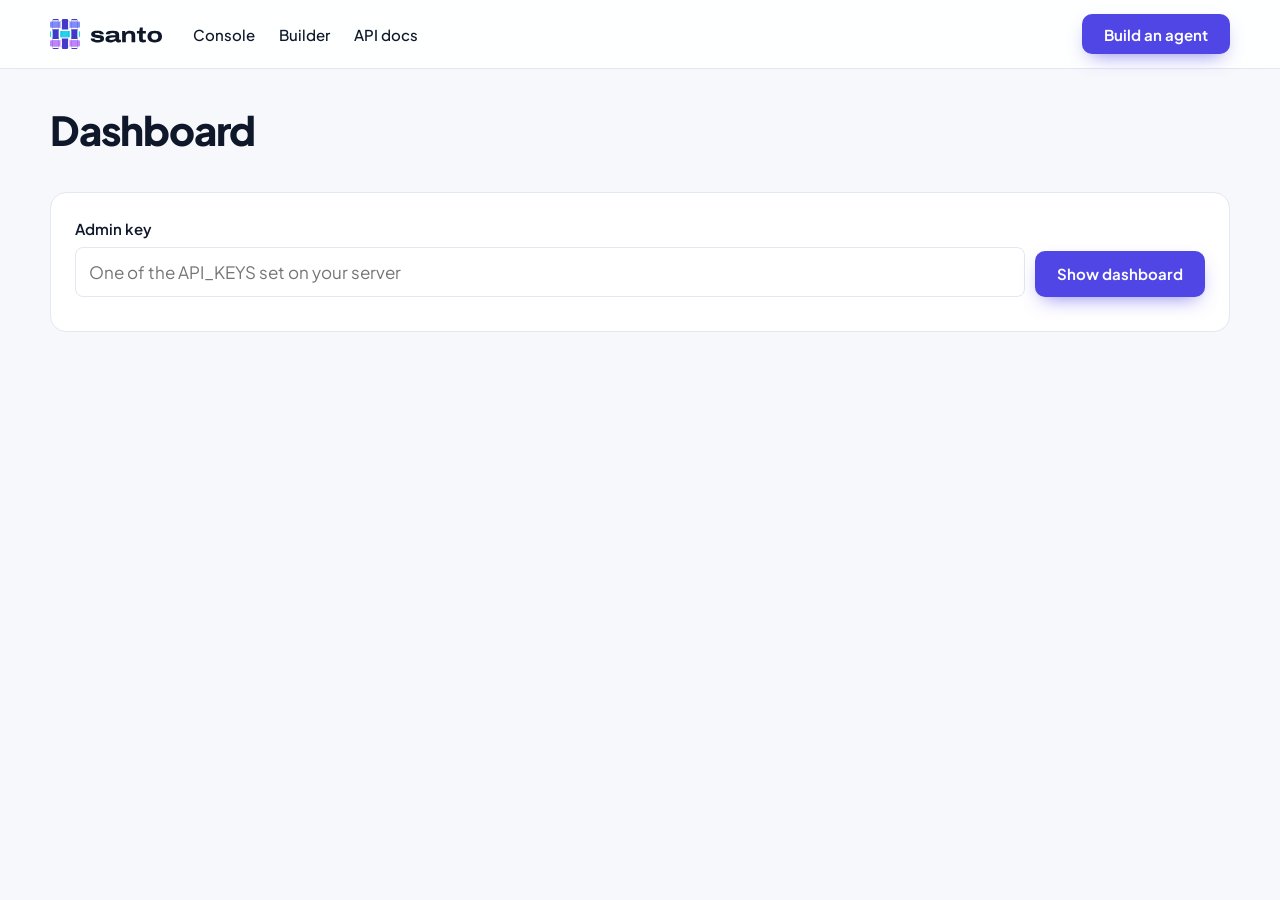
<file: static/admin.html>
<!DOCTYPE html>
<html lang="en">
<head>
<meta charset="utf-8">
<meta name="robots" content="noindex, nofollow">
<meta name="viewport" content="width=device-width, initial-scale=1">
<title>Dashboard · Santo</title>
<link rel="icon" href="/static/img/favicon.svg" type="image/svg+xml">
<link rel="stylesheet" href="/static/css/site.css">
<style>
  .totals { display: grid; grid-template-columns: repeat(4, 1fr); border: 1.5px solid var(--ink); border-radius: var(--r-lg); background: #fff; margin-bottom: 24px; overflow: hidden; }
  .totals div { padding: 20px 22px; }
  .totals div + div { border-left: 1px solid var(--line); }
  .totals b { display: block; font: 780 var(--t-2xl)/1 var(--display); font-stretch: 125%; margin-bottom: 6px; }
  .totals span { font-size: var(--t-sm); color: var(--muted); }
  .grid2 { display: grid; grid-template-columns: minmax(0, 7fr) minmax(0, 5fr); gap: 24px; margin-bottom: 24px; }
  .panel h2 { font-size: var(--t-lg); font-stretch: 115%; margin-bottom: 16px; }
  .chart { display: flex; align-items: flex-end; gap: 6px; height: 180px; border-bottom: 1.5px solid var(--ink); padding-top: 10px; }
  .chart .bar { flex: 1; background: var(--vat); border-radius: 3px 3px 0 0; min-height: 2px; position: relative; }
  .chart .bar:hover { background: var(--madder); }
  .chart-x { display: flex; gap: 6px; font-size: 11px; color: var(--muted); margin-top: 6px; }
  .chart-x span { flex: 1; text-align: center; }
  table { width: 100%; border-collapse: collapse; font-size: var(--t-sm); }
  th { text-align: left; font-weight: 650; color: var(--muted); padding: 8px 10px 8px 0; border-bottom: 1.5px solid var(--ink); }
  td { padding: 10px 10px 10px 0; border-bottom: 1px solid var(--line); vertical-align: top; }
  td.clip { max-width: 360px; overflow: hidden; text-overflow: ellipsis; white-space: nowrap; }
  .tbl { overflow-x: auto; }
  .empty { color: var(--muted); font-size: var(--t-sm); padding: 18px 0; }
  .link-btn { border: 0; background: none; color: var(--madder); font: 600 var(--t-xs) var(--display); cursor: pointer; padding: 0; }
  .dot { display: inline-block; width: 10px; height: 10px; border-radius: 50%; margin-right: 8px; vertical-align: -1px; }
  @media (max-width: 900px) { .totals { grid-template-columns: 1fr 1fr; } .totals div:nth-child(3) { border-left: 0; } .totals div:nth-child(n+3) { border-top: 1px solid var(--line); } .grid2 { grid-template-columns: 1fr; } }
</style>
</head>
<body>
<nav class="nav" aria-label="Main"><div class="wrap">
  <a class="brand" href="/"><img src="/static/img/logo.svg" alt="Santo" width="115" height="30"></a>
  <ul><li><a href="/console">Console</a></li><li><a href="/builder">Builder</a></li><li><a href="/docs">API docs</a></li></ul>
  <div class="actions"><a class="btn btn-primary" href="/builder">Build an agent</a></div>
</div></nav>

<main class="wrap" style="padding-bottom:80px">
  <header class="app-head"><h1 class="display">Dashboard</h1><p class="muted" id="engine" style="margin-top:8px"></p></header>
  <form class="keybar panel" id="kf">
    <div class="field"><label for="key">Admin key</label><input id="key" type="password" autocomplete="off" placeholder="One of the API_KEYS set on your server"></div>
    <button class="btn btn-primary" type="submit">Show dashboard</button>
    <p id="status" role="status" style="margin:0;flex-basis:100%"></p>
  </form>

  <div id="dash" hidden>
    <div class="totals">
      <div><b id="t-msg">0</b><span>Messages answered</span></div>
      <div><b id="t-conv">0</b><span>Conversations</span></div>
      <div><b id="t-leads">0</b><span>Leads and sign-ups</span></div>
      <div><b id="t-book">0</b><span>Booking requests</span></div>
    </div>
    <div class="grid2">
      <section class="panel"><h2>Messages, last 14 days</h2><div class="chart" id="chart"></div><div class="chart-x" id="chart-x"></div></section>
      <section class="panel"><h2>Agents</h2><div class="tbl"><table><thead><tr><th>Agent</th><th>Messages</th><th></th></tr></thead><tbody id="agents"></tbody></table></div></section>
    </div>
    <section class="panel" style="margin-bottom:24px"><h2>Booking requests</h2><div class="tbl"><table><thead><tr><th>When (UTC)</th><th>Assistant</th><th>Name</th><th>Contact</th><th>Date and time</th><th>Party</th><th>Details</th><th>Status</th></tr></thead><tbody id="bookings"></tbody></table></div></section>
    <section class="panel" style="margin-bottom:24px"><h2>Recent conversations</h2><div class="tbl"><table><thead><tr><th>When (UTC)</th><th>Agent</th><th>Question</th><th>Answer</th></tr></thead><tbody id="convs"></tbody></table></div></section>
    <section class="panel"><h2>Leads and sign-ups</h2><div class="tbl"><table><thead><tr><th>When (UTC)</th><th>Contact</th><th>Name</th><th>Business</th><th>From</th><th>Needs</th></tr></thead><tbody id="leads"></tbody></table></div></section>
  </div>
</main>

<script>
const $ = id => document.getElementById(id);
try { $('key').value = sessionStorage.getItem('santo_key') || ''; } catch (e) {}
const api = (p, opt = {}) => fetch(p, { ...opt, headers: { 'x-api-key': $('key').value, ...(opt.headers || {}) } }).then(async r => { const j = await r.json(); if (!r.ok) throw new Error(j.detail || r.statusText); return j; });
const cell = (tr, text, cls) => { const td = document.createElement('td'); td.textContent = text ?? ''; if (cls) { td.className = cls; td.title = text ?? ''; } tr.appendChild(td); return td; };
const empty = (tb, cols, msg) => { tb.innerHTML = `<tr><td colspan="${cols}" class="empty"></td></tr>`; tb.querySelector('td').textContent = msg; };

async function load() {
  const st = $('status'); st.className = ''; st.textContent = 'Loading…';
  try {
    const [stats, agents, convs, leads, bookings, health] = await Promise.all([api('/api/admin/stats'), fetch('/api/agents').then(r => r.json()), api('/api/admin/conversations?limit=30'), api('/api/admin/leads'), api('/api/admin/bookings'), fetch('/health').then(r => r.json())]);
    try { sessionStorage.setItem('santo_key', $('key').value); } catch (e) {}
    st.textContent = ''; $('dash').hidden = false;
    $('t-msg').textContent = stats.totals.messages.toLocaleString(); $('t-conv').textContent = stats.totals.conversations.toLocaleString();
    $('t-leads').textContent = stats.totals.leads.toLocaleString(); $('t-book').textContent = (stats.totals.bookings || 0).toLocaleString();
    $('engine').textContent = health.ai_engine === 'local' ? 'AI engine: built-in (no model server found)' : `AI engine: ${health.ai_engine}, model ${health.model}. No API key needed.`;

    const bb = $('bookings'); bb.innerHTML = '';
    if (!bookings.length) empty(bb, 8, 'No booking requests yet. They appear here when a customer books through an assistant.');
    bookings.forEach(k => {
      const tr = document.createElement('tr'); cell(tr, k.created_at.slice(5, 16)); cell(tr, k.agent_id); cell(tr, k.name); cell(tr, k.contact);
      cell(tr, [k.date, k.time].filter(Boolean).join(' ')); cell(tr, k.party_size ?? ''); cell(tr, k.details, 'clip');
      const sel = document.createElement('select'); sel.style.cssText = 'padding:4px 8px;width:auto';
      ['pending', 'confirmed', 'declined', 'done'].forEach(v => { const o = document.createElement('option'); o.value = o.textContent = v; o.selected = v === k.status; sel.appendChild(o); });
      sel.onchange = async () => { try { await api('/api/admin/bookings/' + k.id, { method: 'PATCH', headers: { 'content-type': 'application/json' }, body: JSON.stringify({ status: sel.value }) }); } catch (e) { alert('Not saved: ' + e.message); } };
      cell(tr, '').appendChild(sel); bb.appendChild(tr);
    });

    const days = [...Array(14)].map((_, i) => { const d = new Date(); d.setUTCDate(d.getUTCDate() - 13 + i); return d.toISOString().slice(0, 10); });
    const byDay = Object.fromEntries(stats.daily.map(d => [d.day, d.messages])), max = Math.max(1, ...days.map(d => byDay[d] || 0));
    $('chart').innerHTML = ''; $('chart-x').innerHTML = '';
    days.forEach((d, i) => {
      const b = document.createElement('div'); b.className = 'bar'; b.style.height = ((byDay[d] || 0) / max * 100) + '%'; b.title = `${d}: ${byDay[d] || 0} messages`; $('chart').appendChild(b);
      const x = document.createElement('span'); x.textContent = i % 2 ? '' : d.slice(5).replace('-', '/'); $('chart-x').appendChild(x);
    });

    const counts = Object.fromEntries(stats.per_agent.map(a => [a.agent_id, a.messages]));
    const tb = $('agents'); tb.innerHTML = '';
    agents.forEach(a => {
      const tr = document.createElement('tr'); const n = cell(tr, '');
      n.innerHTML = '<i class="dot"></i><a></a>'; n.querySelector('.dot').style.background = a.theme_color;
      const link = n.querySelector('a'); link.href = '/console?agent=' + encodeURIComponent(a.id); link.textContent = a.name;
      cell(tr, (counts[a.id] || 0).toLocaleString());
      const del = document.createElement('button'); del.className = 'link-btn'; del.textContent = 'Delete';
      del.onclick = async () => { if (!confirm(`Delete the agent "${a.name}"? Its website widget will stop working.`)) return; try { await api('/api/admin/agents/' + a.id, { method: 'DELETE' }); load(); } catch (e) { alert('Not deleted: ' + e.message); } };
      cell(tr, '').appendChild(del); tb.appendChild(tr);
    });

    const cb = $('convs'); cb.innerHTML = '';
    if (!convs.length) empty(cb, 4, 'No conversations yet. Try an agent in the console or on your site.');
    convs.forEach(c => { const tr = document.createElement('tr'); cell(tr, c.created_at.slice(5, 16)); cell(tr, c.agent_id); cell(tr, c.user_message, 'clip'); cell(tr, c.reply, 'clip'); cb.appendChild(tr); });

    const lb = $('leads'); lb.innerHTML = '';
    if (!leads.length) empty(lb, 6, 'No sign-ups yet. They appear here when someone sends the form on your homepage.');
    leads.forEach(l => { const tr = document.createElement('tr'); cell(tr, l.created_at.slice(0, 16)); const e = cell(tr, ''); if (l.email.includes('@')) { const a = document.createElement('a'); a.href = 'mailto:' + l.email; a.textContent = l.email; e.appendChild(a); } else e.textContent = l.email;
      cell(tr, l.name); cell(tr, l.company); cell(tr, (l.source || '').replace('agent:', 'Chat: ') || 'Website form'); cell(tr, l.message, 'clip'); lb.appendChild(tr); });
  } catch (e) { $('dash').hidden = true; st.className = 'error-text'; st.textContent = e.message === 'Missing or invalid API key' ? 'That admin key is not valid. Use one of the API_KEYS set on your server.' : 'Could not load the dashboard: ' + e.message; }
}
$('kf').onsubmit = e => { e.preventDefault(); load(); };
if ($('key').value) load();
</script>
</body>
</html>
</file>
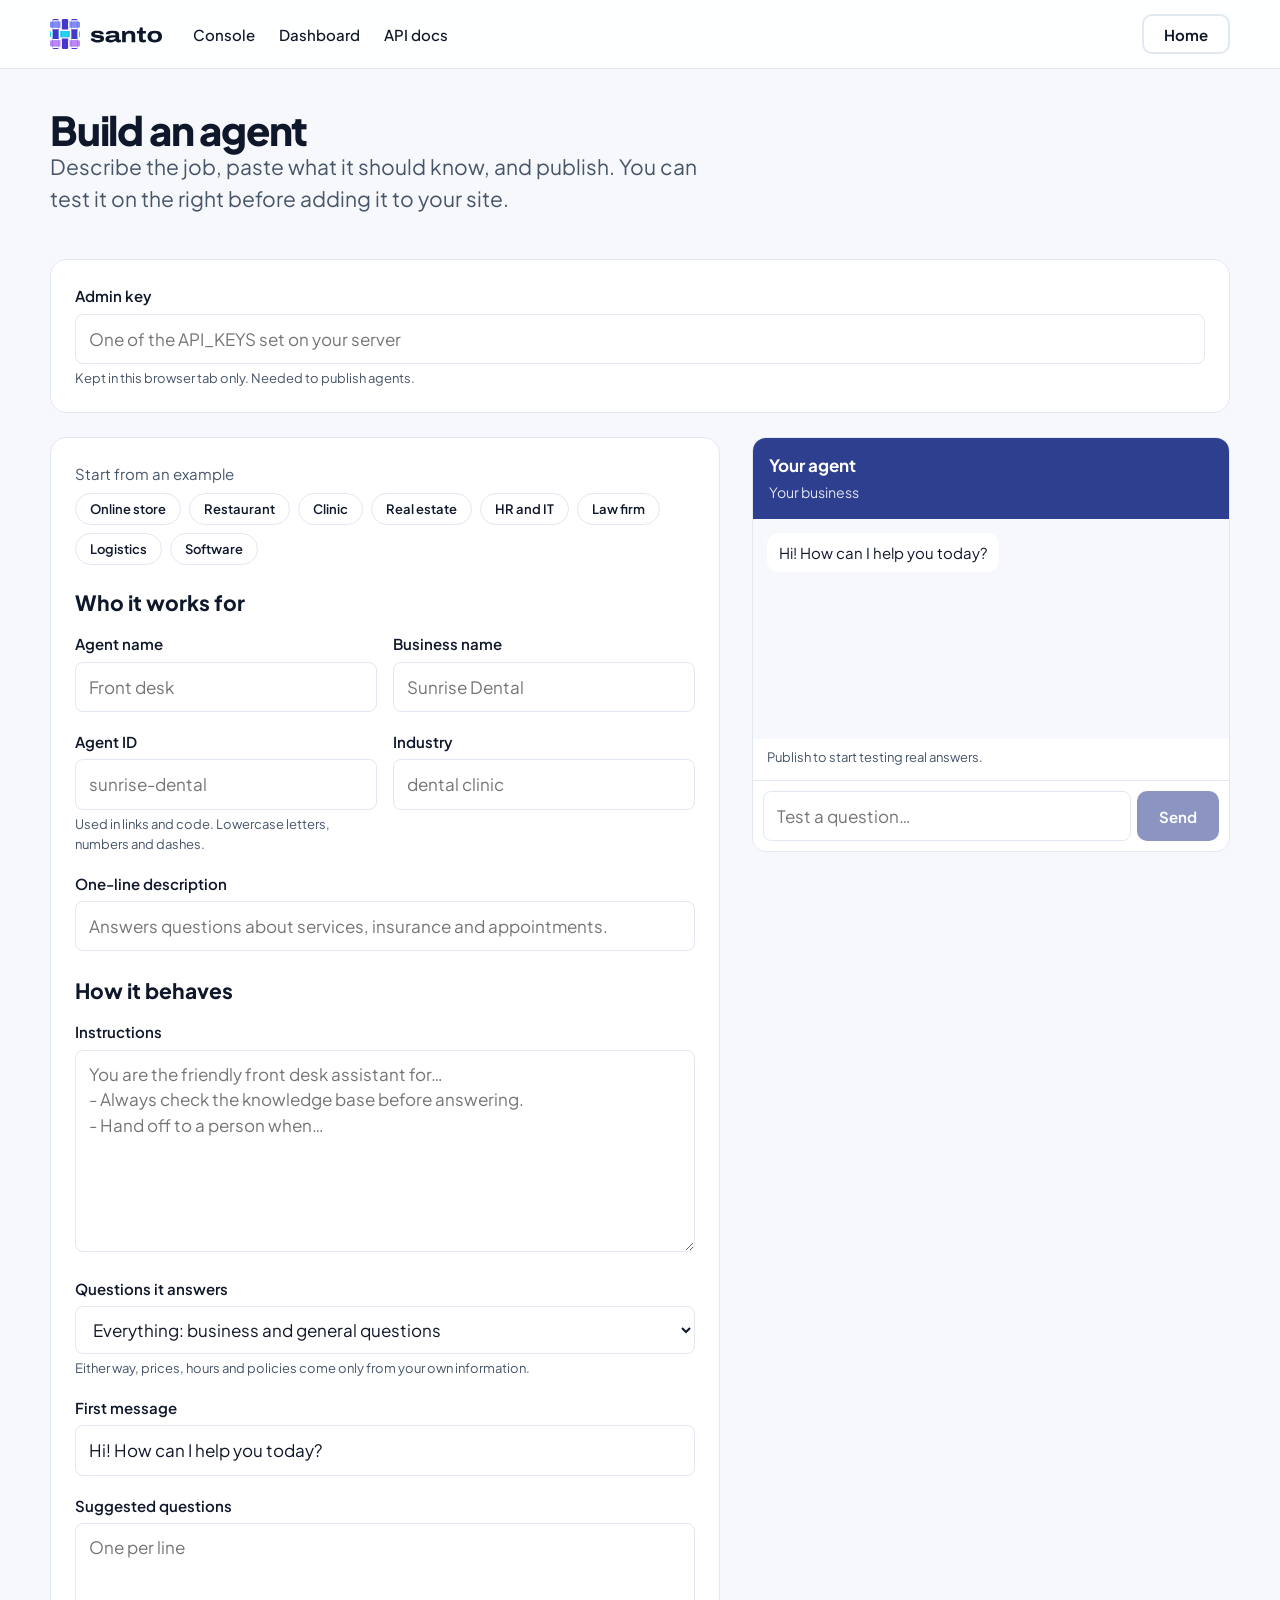
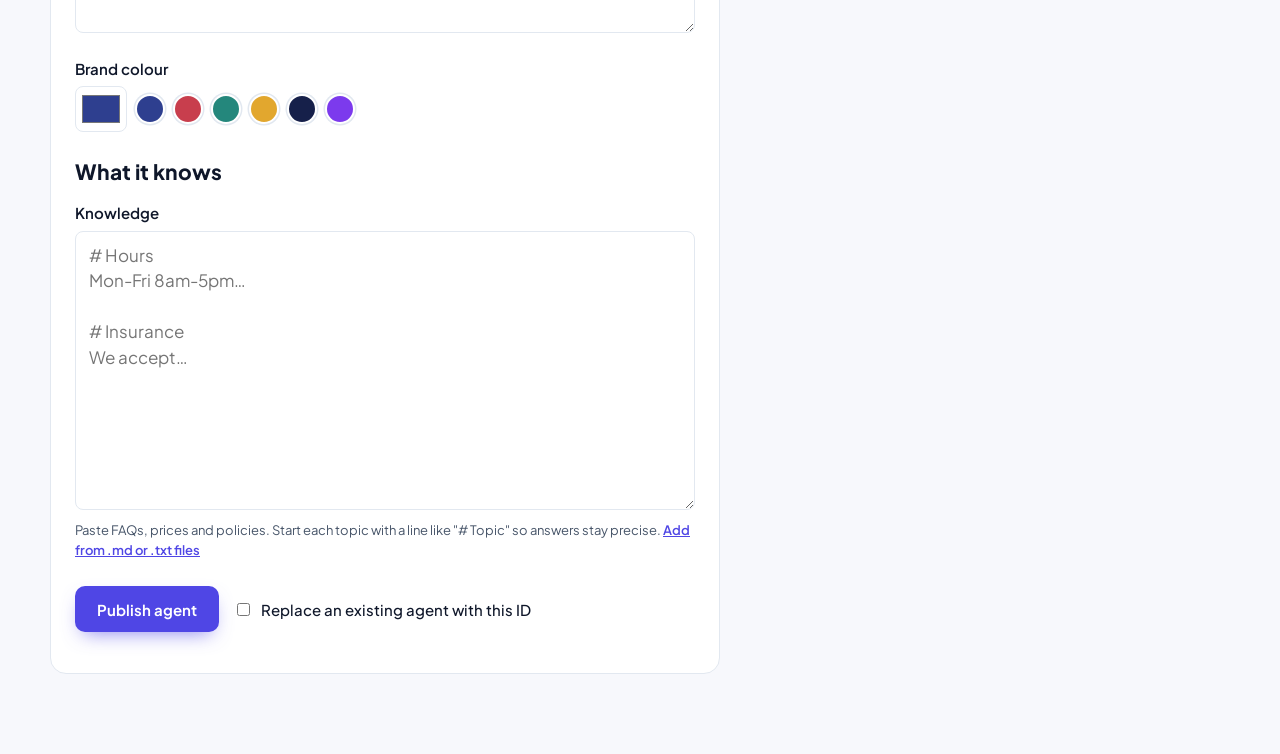
<file: static/builder.html>
<!DOCTYPE html>
<html lang="en">
<head>
<meta charset="utf-8">
<meta name="viewport" content="width=device-width, initial-scale=1">
<title>Build an agent · Santo</title>
<link rel="icon" href="/static/img/favicon.svg" type="image/svg+xml">
<link rel="stylesheet" href="/static/css/site.css">
<style>
  .builder { display: grid; grid-template-columns: minmax(0, 7fr) minmax(0, 5fr); gap: 32px; align-items: start; padding-bottom: 80px; }
  .row2 { display: grid; grid-template-columns: 1fr 1fr; gap: 0 16px; }
  .color-row { display: flex; gap: 8px; align-items: center; }
  .color-row input[type=color] { width: 52px; height: 46px; padding: 4px; }
  .swatch-pick { width: 30px; height: 30px; border-radius: 50%; border: 2px solid #fff; box-shadow: 0 0 0 1.5px var(--line); cursor: pointer; }
  .templates { display: flex; flex-wrap: wrap; gap: 8px; margin-bottom: 24px; }
  .templates button { border: 1.5px solid var(--line); background: #fff; border-radius: 99px; padding: 7px 14px; font: 600 var(--t-xs) var(--display); color: var(--ink); cursor: pointer; }
  .templates button:hover, .templates button[aria-pressed="true"] { border-color: var(--ink); background: var(--ink); color: #fff; }
  fieldset { border: 0; padding: 0; margin: 0 0 8px; }
  legend { font: 750 var(--t-lg) var(--display); font-stretch: 118%; margin-bottom: 16px; padding: 0; }
  .side { position: sticky; top: 88px; display: grid; grid-template-columns: minmax(0, 1fr); gap: 16px; min-width: 0; }
  .preview { border-radius: 14px; overflow: hidden; background: #fff; border: 1px solid var(--line); }
  .preview .hd { padding: 14px 16px; color: #fff; background: var(--agent); }
  .preview .hd b { display: block; font-stretch: 110%; } .preview .hd small { opacity: .85; }
  .preview .log { padding: 14px; min-height: 220px; max-height: 340px; overflow-y: auto; display: flex; flex-direction: column; gap: 8px; background: var(--undyed); }
  .preview .m { max-width: 88%; padding: 8px 12px; border-radius: 12px; font-size: var(--t-sm); white-space: pre-wrap; overflow-wrap: anywhere; }
  .preview .b { background: #fff; align-self: flex-start; } .preview .u { background: var(--agent); color: #fff; align-self: flex-end; }
  .preview input { min-width: 0; }
  .preview form { display: flex; gap: 6px; padding: 10px; border-top: 1px solid var(--line); }
  .preview form .btn { background: var(--agent); color: #fff; min-height: 42px; }
  .preview .note { font-size: var(--t-xs); color: var(--muted); padding: 8px 14px 0; }
  .result pre { background: var(--ink); color: #DCE1F5; padding: 12px; border-radius: var(--r-md); overflow-x: auto; font-size: var(--t-xs); margin: 6px 0 14px; }
  .file-btn { font-size: var(--t-xs); }
  @media (max-width: 960px) { .builder { grid-template-columns: minmax(0, 1fr); } .side { position: static; } .row2 { grid-template-columns: minmax(0, 1fr); } }
</style>
</head>
<body>
<nav class="nav" aria-label="Main"><div class="wrap">
  <a class="brand" href="/"><img src="/static/img/logo.svg" alt="Santo" width="115" height="30"></a>
  <ul><li><a href="/console">Console</a></li><li><a href="/admin">Dashboard</a></li><li><a href="/docs">API docs</a></li></ul>
  <div class="actions"><a class="btn btn-ghost" href="/">Home</a></div>
</div></nav>

<main class="wrap">
  <header class="app-head">
    <h1 class="display">Build an agent</h1>
    <p class="lede">Describe the job, paste what it should know, and publish. You can test it on the right before adding it to your site.</p>
  </header>

  <div class="keybar panel">
    <div class="field"><label for="key">Admin key</label><input id="key" type="password" placeholder="One of the API_KEYS set on your server" autocomplete="off">
      <div class="hint">Kept in this browser tab only. Needed to publish agents.</div></div>
  </div>

  <div class="builder">
    <form id="bf" class="panel" novalidate>
      <p class="small muted" style="margin-bottom:8px">Start from an example</p>
      <div class="templates" id="templates"></div>

      <fieldset><legend>Who it works for</legend>
        <div class="row2">
          <div class="field"><label for="name">Agent name</label><input id="name" name="name" required placeholder="Front desk"></div>
          <div class="field"><label for="business">Business name</label><input id="business" name="business" placeholder="Sunrise Dental"></div>
          <div class="field"><label for="id">Agent ID</label><input id="id" name="id" required placeholder="sunrise-dental"><div class="hint">Used in links and code. Lowercase letters, numbers and dashes.</div></div>
          <div class="field"><label for="domain">Industry</label><input id="domain" name="domain" placeholder="dental clinic"></div>
        </div>
        <div class="field"><label for="description">One-line description</label><input id="description" name="description" placeholder="Answers questions about services, insurance and appointments."></div>
      </fieldset>

      <fieldset><legend>How it behaves</legend>
        <div class="field"><label for="system_prompt">Instructions</label>
          <textarea id="system_prompt" name="system_prompt" required rows="7" placeholder="You are the friendly front desk assistant for…&#10;- Always check the knowledge base before answering.&#10;- Hand off to a person when…"></textarea></div>
        <div class="field"><label for="answer_mode">Questions it answers</label>
          <select id="answer_mode" name="answer_mode"><option value="open">Everything: business and general questions</option><option value="business">Only questions about my business</option></select>
          <div class="hint">Either way, prices, hours and policies come only from your own information.</div></div>
        <div class="field"><label for="greeting">First message</label><input id="greeting" name="greeting" value="Hi! How can I help you today?"></div>
        <div class="field"><label for="questions">Suggested questions</label><textarea id="questions" name="questions" rows="3" placeholder="One per line"></textarea></div>
        <div class="field"><label>Brand colour</label>
          <div class="color-row"><input type="color" id="theme_color" name="theme_color" value="#2E3F8F" aria-label="Brand colour"><span id="picks" class="color-row"></span></div></div>
      </fieldset>

      <fieldset><legend>What it knows</legend>
        <div class="field"><label for="knowledge">Knowledge</label>
          <textarea id="knowledge" name="knowledge_text" rows="10" placeholder="# Hours&#10;Mon-Fri 8am-5pm…&#10;&#10;# Insurance&#10;We accept…"></textarea>
          <div class="hint">Paste FAQs, prices and policies. Start each topic with a line like "# Topic" so answers stay precise. <label class="file-btn" style="display:inline;color:var(--vat);cursor:pointer;text-decoration:underline">Add from .md or .txt files<input type="file" id="files" accept=".md,.txt,text/plain,text/markdown" multiple hidden></label></div></div>
      </fieldset>

      <div style="display:flex;gap:14px;align-items:center;flex-wrap:wrap">
        <button class="btn btn-primary" type="submit">Publish agent</button>
        <label style="display:flex;gap:8px;align-items:center;font-weight:500;margin:0"><input type="checkbox" id="overwrite" style="width:auto"> Replace an existing agent with this ID</label>
      </div>
      <p id="status" role="status" style="margin-top:14px"></p>
    </form>

    <aside class="side">
      <div class="preview" id="preview">
        <div class="hd"><b id="pv-name">Your agent</b><small id="pv-biz">Your business</small></div>
        <div class="log" id="pv-log"></div>
        <p class="note" id="pv-note">Publish to start testing real answers.</p>
        <form id="pv-form"><input id="pv-input" placeholder="Test a question…" disabled><button class="btn" disabled>Send</button></form>
      </div>
      <div class="panel result" id="result" hidden>
        <h3 style="margin-bottom:8px">Published</h3>
        <p class="small muted">Add it to any website:</p><pre id="r-embed"></pre>
        <p class="small muted">Call it from your app:</p><pre id="r-api"></pre>
        <p class="small muted">Other AI agents use the MCP tool:</p><pre id="r-mcp"></pre>
      </div>
    </aside>
  </div>
</main>

<script>
const $ = id => document.getElementById(id);
const TPL = {
  retail: { name: 'Store support', business: 'Acme Outdoor Gear', domain: 'online store', color: '#24877C', desc: 'Answers shipping, returns and product questions.',
    prompt: 'You are a friendly, concise support agent for an online store.\n- Check the knowledge base before stating any policy.\n- For order questions, ask for the order number.\n- Offer a human handoff for refunds outside policy.',
    q: ['What is your return policy?', 'How long does shipping take?'], k: '# Shipping\nFree over $50, 3-5 business days.\n\n# Returns\n30 days, unused items, full refund.' },
  restaurant: { name: 'Host', business: 'Bella Bistro', domain: 'restaurant', color: '#C83E4D', desc: 'Menu, hours, allergens and bookings.',
    prompt: 'You are the warm host of a neighbourhood restaurant.\n- Use the knowledge base for menu, hours and allergens.\n- To book, collect name, party size, date, time and phone, then confirm.',
    q: ['What are your hours?', 'Do you have vegan options?'], k: '# Hours\nTue-Sun 5pm-10pm. Closed Mondays.\n\n# Allergens\nGluten-free pasta available. Kitchen handles nuts.' },
  clinic: { name: 'Front desk', business: 'Sunrise Dental', domain: 'dental clinic', color: '#6F82D6', desc: 'Services, insurance and appointment requests.',
    prompt: 'You are the front desk assistant for a dental clinic.\n- Answer questions about services, insurance, hours and visit prep from the knowledge base.\n- Never give medical advice or diagnoses. For pain or emergencies, give the clinic phone number.\n- To request an appointment, collect name, phone and preferred times.',
    q: ['Do you take Delta Dental?', 'How much is a cleaning?'], k: '# Hours\nMon-Thu 8am-5pm, Fri 8am-1pm.\n\n# Insurance\nIn network with Delta Dental, Cigna and MetLife.\n\n# Prices\nCleaning and exam without insurance: $140.' },
  realty: { name: 'Listing concierge', business: 'Keystone Realty', domain: 'real estate', color: '#B9861E', desc: 'Listing questions, buyer qualification and viewings.',
    prompt: 'You are a concierge for a real estate brokerage.\n- Answer questions about listings from the knowledge base.\n- Ask about budget, area and timeline before suggesting homes.\n- Offer to book a viewing with an agent.',
    q: ['What homes do you have under $400k?', 'Can I book a viewing?'], k: '# 12 Oak Lane\n3 bed, 2 bath, $389,000. Open house Saturdays 1-3pm.' },
  hr: { name: 'Helpdesk', business: 'Northwind Corp', domain: 'HR and IT', color: '#2E3F8F', desc: 'PTO, payroll, benefits and IT questions.',
    prompt: 'You are an internal HR and IT assistant.\n- Answer only from the knowledge base and name the policy.\n- Direct personal or sensitive cases to the HR team.',
    q: ['How many PTO days do I get?', 'How do I reset my password?'], k: '# PTO\n20 days a year, 5 roll over.\n\n# Password reset\nUse the self-service portal at id.northwind.example.' },
  legal: { name: 'Intake assistant', business: 'Harper & Lane', domain: 'law firm', color: '#16204A', desc: 'Practice areas, fees and consultation booking.',
    prompt: 'You are the intake assistant for a law firm.\n- Explain practice areas, fees and the consultation process from the knowledge base.\n- Never give legal advice; say an attorney will review the case.\n- Collect name, contact details and a short case summary.',
    q: ['Do you handle tenant disputes?', 'How much is a consultation?'], k: '# Practice areas\nFamily law, landlord and tenant, small business.\n\n# Fees\nFirst 30-minute consultation: $75.' },
  logistics: { name: 'Shipment desk', business: 'Tidewater Freight', domain: 'logistics', color: '#24877C', desc: 'Tracking, rates and claims.',
    prompt: 'You are the customer desk for a freight company.\n- Track shipments when given a reference.\n- Quote standard rates from the knowledge base; custom quotes go to sales.\n- Open claims for damaged freight by collecting details and photos.',
    q: ['Where is shipment TW-4471?', 'How do I file a damage claim?'], k: '# Claims\nFile within 9 months of delivery with photos and the bill of lading.' },
  saas: { name: 'Product support', business: 'Ledgerly', domain: 'software', color: '#C83E4D', desc: 'How-to help, account status and bug reports.',
    prompt: 'You are product support for a SaaS app.\n- Answer how-to questions from the docs in the knowledge base, with numbered steps.\n- For bugs, collect steps to reproduce and the browser used.',
    q: ['How do I export invoices?', 'Can I add another user?'], k: '# Export invoices\nGo to Invoices, select the date range, choose Export, then CSV or PDF.' }
};
const LABELS = { retail: 'Online store', restaurant: 'Restaurant', clinic: 'Clinic', realty: 'Real estate', hr: 'HR and IT', legal: 'Law firm', logistics: 'Logistics', saas: 'Software' };
const slug = s => s.toLowerCase().normalize('NFKD').replace(/[^a-z0-9]+/g, '-').replace(/^-|-$/g, '').slice(0, 40);
let idTouched = false, published = null, session = null;

try { $('key').value = sessionStorage.getItem('santo_key') || ''; } catch (e) {}
$('key').oninput = () => { try { sessionStorage.setItem('santo_key', $('key').value); } catch (e) {} };

function fill(k) {
  const t = TPL[k]; if (!t) return;
  $('name').value = t.name; $('business').value = t.business; $('domain').value = t.domain; $('description').value = t.desc;
  $('system_prompt').value = t.prompt; $('questions').value = t.q.join('\n'); $('knowledge').value = t.k; $('theme_color').value = t.color; $('answer_mode').value = 'open';
  $('greeting').value = `Hi! I'm the ${t.name.toLowerCase()} for ${t.business}. How can I help?`;
  if (!idTouched) $('id').value = slug(t.business);
  document.querySelectorAll('#templates button').forEach(b => b.setAttribute('aria-pressed', b.dataset.k === k));
  preview();
}
Object.keys(TPL).forEach(k => { const b = document.createElement('button'); b.type = 'button'; b.dataset.k = k; b.textContent = LABELS[k]; b.onclick = () => fill(k); $('templates').appendChild(b); });
['#2E3F8F', '#C83E4D', '#24877C', '#E2A72E', '#16204A', '#7C3AED'].forEach(c => { const s = document.createElement('button'); s.type = 'button'; s.className = 'swatch-pick'; s.style.background = c; s.setAttribute('aria-label', 'Use colour ' + c); s.onclick = () => { $('theme_color').value = c; preview(); }; $('picks').appendChild(s); });

function preview() {
  $('preview').style.setProperty('--agent', $('theme_color').value);
  $('pv-name').textContent = $('name').value || 'Your agent';
  $('pv-biz').textContent = $('business').value || 'Your business';
  if (!published) { $('pv-log').innerHTML = ''; addPv('b', $('greeting').value || 'Hi! How can I help you today?'); }
}
function addPv(cls, t) { const d = document.createElement('div'); d.className = 'm ' + cls; d.textContent = t; $('pv-log').appendChild(d); $('pv-log').scrollTop = 1e9; return d; }
$('bf').addEventListener('input', e => { if (e.target.id === 'id') idTouched = true; if (e.target.id === 'business' && !idTouched) $('id').value = slug($('business').value); preview(); });

$('files').onchange = async e => {
  for (const f of e.target.files) { const txt = await f.text(); $('knowledge').value += ($('knowledge').value ? '\n\n' : '') + `# ${f.name.replace(/\.(md|txt)$/i, '')}\n` + txt; }
  e.target.value = '';
};

$('bf').onsubmit = async e => {
  e.preventDefault();
  const st = $('status'), err = m => { st.className = 'error-text'; st.textContent = m; };
  if (!$('key').value) { $('key').focus(); return err('Enter your admin key at the top of the page to publish.'); }
  for (const f of ['name', 'id', 'system_prompt']) if (!$(f).value.trim()) { $(f).focus(); return err(`Fill in "${document.querySelector(`label[for=${f}]`).textContent}" to publish.`); }
  const body = { id: $('id').value.trim(), name: $('name').value.trim(), business: $('business').value.trim(), domain: $('domain').value.trim() || 'general',
    description: $('description').value.trim(), greeting: $('greeting').value.trim() || 'Hi! How can I help you today?', system_prompt: $('system_prompt').value,
    theme_color: $('theme_color').value, answer_mode: $('answer_mode').value, suggested_questions: $('questions').value.split('\n').map(s => s.trim()).filter(Boolean).slice(0, 6),
    knowledge_text: $('knowledge').value, overwrite: $('overwrite').checked };
  const btn = e.submitter; btn.disabled = true; st.className = ''; st.textContent = 'Publishing…';
  try {
    const r = await fetch('/api/admin/agents', { method: 'POST', headers: { 'content-type': 'application/json', 'x-api-key': $('key').value }, body: JSON.stringify(body) });
    const j = await r.json();
    if (!r.ok) throw new Error(typeof j.detail === 'string' ? j.detail : (j.detail?.[0]?.msg || 'Publishing failed.'));
    published = j.created; session = null;
    st.className = 'ok-text'; st.textContent = `Published "${body.name}". Test it on the right.`;
    const o = location.origin;
    $('r-embed').textContent = `<script src="${o}/widget.js" data-agent="${published}"><\/script>`;
    $('r-api').textContent = `POST ${o}${j.api}\n{"message": "Hello"}`;
    $('r-mcp').textContent = `${o}/mcp  →  ${j.mcp_tool}`;
    $('result').hidden = false; $('pv-input').disabled = false; $('pv-form').querySelector('button').disabled = false;
    $('pv-note').textContent = 'Live. Ask it something from your knowledge.';
    $('pv-log').innerHTML = ''; addPv('b', body.greeting);
  } catch (ex) { err('Not published: ' + ex.message); }
  btn.disabled = false;
};

$('pv-form').onsubmit = async e => {
  e.preventDefault(); const t = $('pv-input').value.trim(); if (!t || !published) return;
  addPv('u', t); $('pv-input').value = ''; const w = addPv('b', 'Looking that up…');
  try {
    const r = await fetch(`/api/agents/${published}/chat`, { method: 'POST', headers: { 'content-type': 'application/json', 'x-api-key': $('key').value }, body: JSON.stringify({ message: t, session_id: session }) });
    const j = await r.json(); if (!r.ok) throw new Error(j.detail || 'No answer.');
    session = j.session_id; w.textContent = j.reply;
  } catch (ex) { w.textContent = ex.message; }
};

const tpl = new URLSearchParams(location.search).get('template');
tpl && TPL[tpl] ? fill(tpl) : preview();
</script>
</body>
</html>
</file>
<file: static/css/site.css>
/* Santo design system
   Palette: natural dyes on undyed cotton. Type: Archivo, using its width axis as the voice. */
@font-face {
  font-family: "Plus Jakarta Sans";
  src: url(/static/fonts/jakarta-var.woff2) format("woff2-variations"), url(/static/fonts/jakarta-var.woff2) format("woff2");
  font-weight: 200 800;
  font-display: swap;
}
@font-face {
  font-family: "Archivo";
  src: url(/static/fonts/archivo-var.woff2) format("woff2-variations"), url(/static/fonts/archivo-var.woff2) format("woff2");
  font-weight: 100 900;
  font-stretch: 62% 125%;
  font-display: swap;
}

:root {
  --undyed: #F2F3F6;
  --cotton: #FFFFFF;
  --ink: #16204A;
  --vat: #2E3F8F;
  --vat-soft: #6F82D6;
  --madder: #C83E4D;
  --saffron: #E2A72E;
  --woad: #24877C;
  --line: #D5D9E4;
  --muted: #545C7A;
  --wrap: 1180px;
  --r-sm: 4px;
  --r-md: 8px;
  --r-lg: 16px;
  --display: "Archivo", "Helvetica Neue", Arial, sans-serif;
  /* theme roles (themes override these) */
  --dark: var(--ink); --dark-2: #0E1638; --dark-line: #2B3566;
  --on-dark: #FFFFFF; --on-dark-muted: #B8C0E0; --on-dark-code: #DCE1F5;
  --primary: var(--madder); --primary-hover: #A93140; --on-primary: #FFFFFF;
  --t1: var(--madder); --t2: var(--saffron); --t3: var(--woad); --t4: var(--vat-soft); --warp: var(--vat);
  --head-stretch: 125%; --head-weight: 780; --head-spacing: -.012em; --body-stretch: 100%;
  --t-xs: .8125rem; --t-sm: .9375rem; --t-md: 1.0625rem; --t-lg: 1.3125rem;
  --t-xl: 1.75rem; --t-2xl: 2.5rem; --t-3xl: clamp(2.6rem, 5.4vw, 4.6rem);
}

*, *::before, *::after { box-sizing: border-box; }
html { -webkit-text-size-adjust: 100%; scroll-behavior: smooth; }
body {
  margin: 0; background: var(--undyed); color: var(--ink);
  font: 400 var(--t-md)/1.55 var(--display); font-stretch: var(--body-stretch);
}
img, svg { display: block; max-width: 100%; }
pre { max-width: 100%; }
html, body { overflow-x: clip; }
a { color: var(--vat); text-underline-offset: 3px; }
:focus-visible { outline: 3px solid var(--saffron); outline-offset: 2px; border-radius: 3px; }
::selection { background: var(--saffron); color: var(--ink); }

h1, h2, h3 { font-family: var(--display); margin: 0; line-height: 1.06; letter-spacing: var(--head-spacing); }
.display { font-stretch: var(--head-stretch); font-weight: var(--head-weight); }
h1.display { font-size: var(--t-3xl); }
h2.display { font-size: var(--t-2xl); max-width: 22ch; }
h3 { font-size: var(--t-lg); font-weight: 700; font-stretch: 112%; line-height: 1.2; }
p { margin: 0 0 1em; max-width: 64ch; }
.lede { font-size: var(--t-lg); line-height: 1.5; color: var(--muted); max-width: 46ch; }
.muted { color: var(--muted); }
.small { font-size: var(--t-sm); }
code, pre, .mono { font-family: ui-monospace, SFMono-Regular, Menlo, Consolas, monospace; font-size: .86em; }

.wrap { width: min(var(--wrap), 100% - 40px); margin-inline: auto; }
.section { padding-block: clamp(64px, 9vw, 120px); }

/* buttons */
.btn {
  display: inline-flex; align-items: center; justify-content: center; gap: 8px;
  min-height: 46px; padding: 0 20px; border-radius: var(--r-md); border: 2px solid transparent;
  font: 650 var(--t-sm)/1 var(--display); font-stretch: 110%; text-decoration: none; cursor: pointer; white-space: nowrap;
  transition: background-color .15s, color .15s, border-color .15s;
}
.btn-primary { background: var(--primary); color: var(--on-primary); }
.btn-primary:hover { background: var(--primary-hover); }
.btn-ghost { border-color: var(--ink); color: var(--ink); background: transparent; }
.btn-ghost:hover { background: var(--ink); color: #fff; }
.btn-light { background: #fff; color: var(--ink); }
.btn[disabled] { opacity: .55; cursor: progress; }

/* nav */
.nav { position: sticky; top: 0; z-index: 50; background: color-mix(in srgb, var(--undyed) 92%, transparent);
  backdrop-filter: blur(8px); border-bottom: 1px solid var(--line); }
.nav .wrap { display: flex; align-items: center; gap: 28px; height: 68px; }
.nav .brand img { height: 30px; width: auto; }
.nav ul { display: flex; gap: 24px; list-style: none; margin: 0; padding: 0; }
.nav ul a { color: var(--ink); text-decoration: none; font-size: var(--t-sm); font-weight: 520; }
.nav ul a:hover { color: var(--vat); text-decoration: underline; }
.nav .actions { margin-left: auto; display: flex; gap: 10px; }
.nav .btn { min-height: 40px; }
@media (max-width: 900px) { .nav ul { display: none; } }
@media (max-width: 520px) { .nav .actions .btn-ghost { display: none; } .nav .brand img { height: 26px; } .nav .btn { padding: 0 14px; } }

/* forms */
label { display: block; font-size: var(--t-sm); font-weight: 600; margin-bottom: 6px; }
.hint { font-size: var(--t-xs); color: var(--muted); font-weight: 400; margin-top: 4px; }
input, textarea, select {
  width: 100%; font: inherit; color: var(--ink); background: #fff;
  border: 1.5px solid var(--line); border-radius: var(--r-md); padding: 11px 13px;
}
input:focus, textarea:focus, select:focus { border-color: var(--vat); outline: none; box-shadow: 0 0 0 3px color-mix(in srgb, var(--vat) 22%, transparent); }
textarea { resize: vertical; min-height: 110px; line-height: 1.5; }
.field { margin-bottom: 18px; }
.error-text { color: #C2283A; font-size: var(--t-sm); font-weight: 600; }
.ok-text { color: var(--woad); font-size: var(--t-sm); font-weight: 600; }

/* footer */
.footer { background: var(--dark); color: var(--on-dark-muted); padding: 56px 0 40px; font-size: var(--t-sm); }
.footer .wrap { display: grid; grid-template-columns: 1.4fr repeat(3, 1fr); gap: 32px; }
.footer img { height: 28px; width: auto; margin-bottom: 14px; }
.footer h3 { color: #fff; font-size: var(--t-sm); margin-bottom: 10px; font-stretch: 110%; }
.footer ul { list-style: none; margin: 0; padding: 0; display: grid; gap: 6px; }
.footer a { color: var(--on-dark-muted); text-decoration: none; }
.footer a:hover { color: #fff; text-decoration: underline; }
.footer .legal { grid-column: 1 / -1; max-width: none; border-top: 1px solid var(--dark-line); padding-top: 20px; margin-top: 8px; color: var(--on-dark-muted); opacity: .8; }
@media (max-width: 760px) { .footer .wrap { grid-template-columns: 1fr 1fr; } .footer .wrap > :first-child { grid-column: 1 / -1; } }

/* app shell (builder / admin) */
.app-head { padding: 40px 0 24px; }
.app-head h1 { font-size: var(--t-2xl); }
.panel { background: #fff; border: 1px solid var(--line); border-radius: var(--r-lg); padding: 24px; }
.keybar { display: flex; gap: 10px; align-items: end; flex-wrap: wrap; margin-bottom: 24px; }
.keybar .field { margin: 0; flex: 1 1 260px; }

@media (prefers-reduced-motion: reduce) {
  *, *::before, *::after { animation: none !important; transition: none !important; scroll-behavior: auto !important; }
}
/* ---- Active theme: Indigo Pro ---- */
:root {
  --display: "Plus Jakarta Sans", system-ui, sans-serif;
  --head-stretch: 100%; --head-weight: 800; --head-spacing: -.03em;
  --undyed: #F7F8FC; --cotton: #FFFFFF; --ink: #0F172A; --muted: #475569; --line: #E2E8F0;
  --vat: #4F46E5; --vat-soft: #818CF8; --saffron: #22D3EE; --woad: #10B981; --madder: #4F46E5;
  --primary: #4F46E5; --primary-hover: #4338CA;
  --dark: #1E1B4B; --dark-2: #151239; --dark-line: #3730A3; --on-dark-muted: #C7D2FE; --on-dark-code: #E0E7FF;
  --t1: #818CF8; --t2: #22D3EE; --t3: #C084FC; --t4: #F472B6; --warp: #4338CA;
}
.nav { background: color-mix(in srgb, #fff 88%, transparent); }
.btn { border-radius: 10px; }
.btn-primary { box-shadow: 0 8px 20px -8px color-mix(in srgb, var(--primary) 70%, transparent); }
.btn-ghost { border-color: var(--line); background: #fff; }
.btn-ghost:hover { border-color: var(--ink); background: #fff; color: var(--ink); }
</file>
